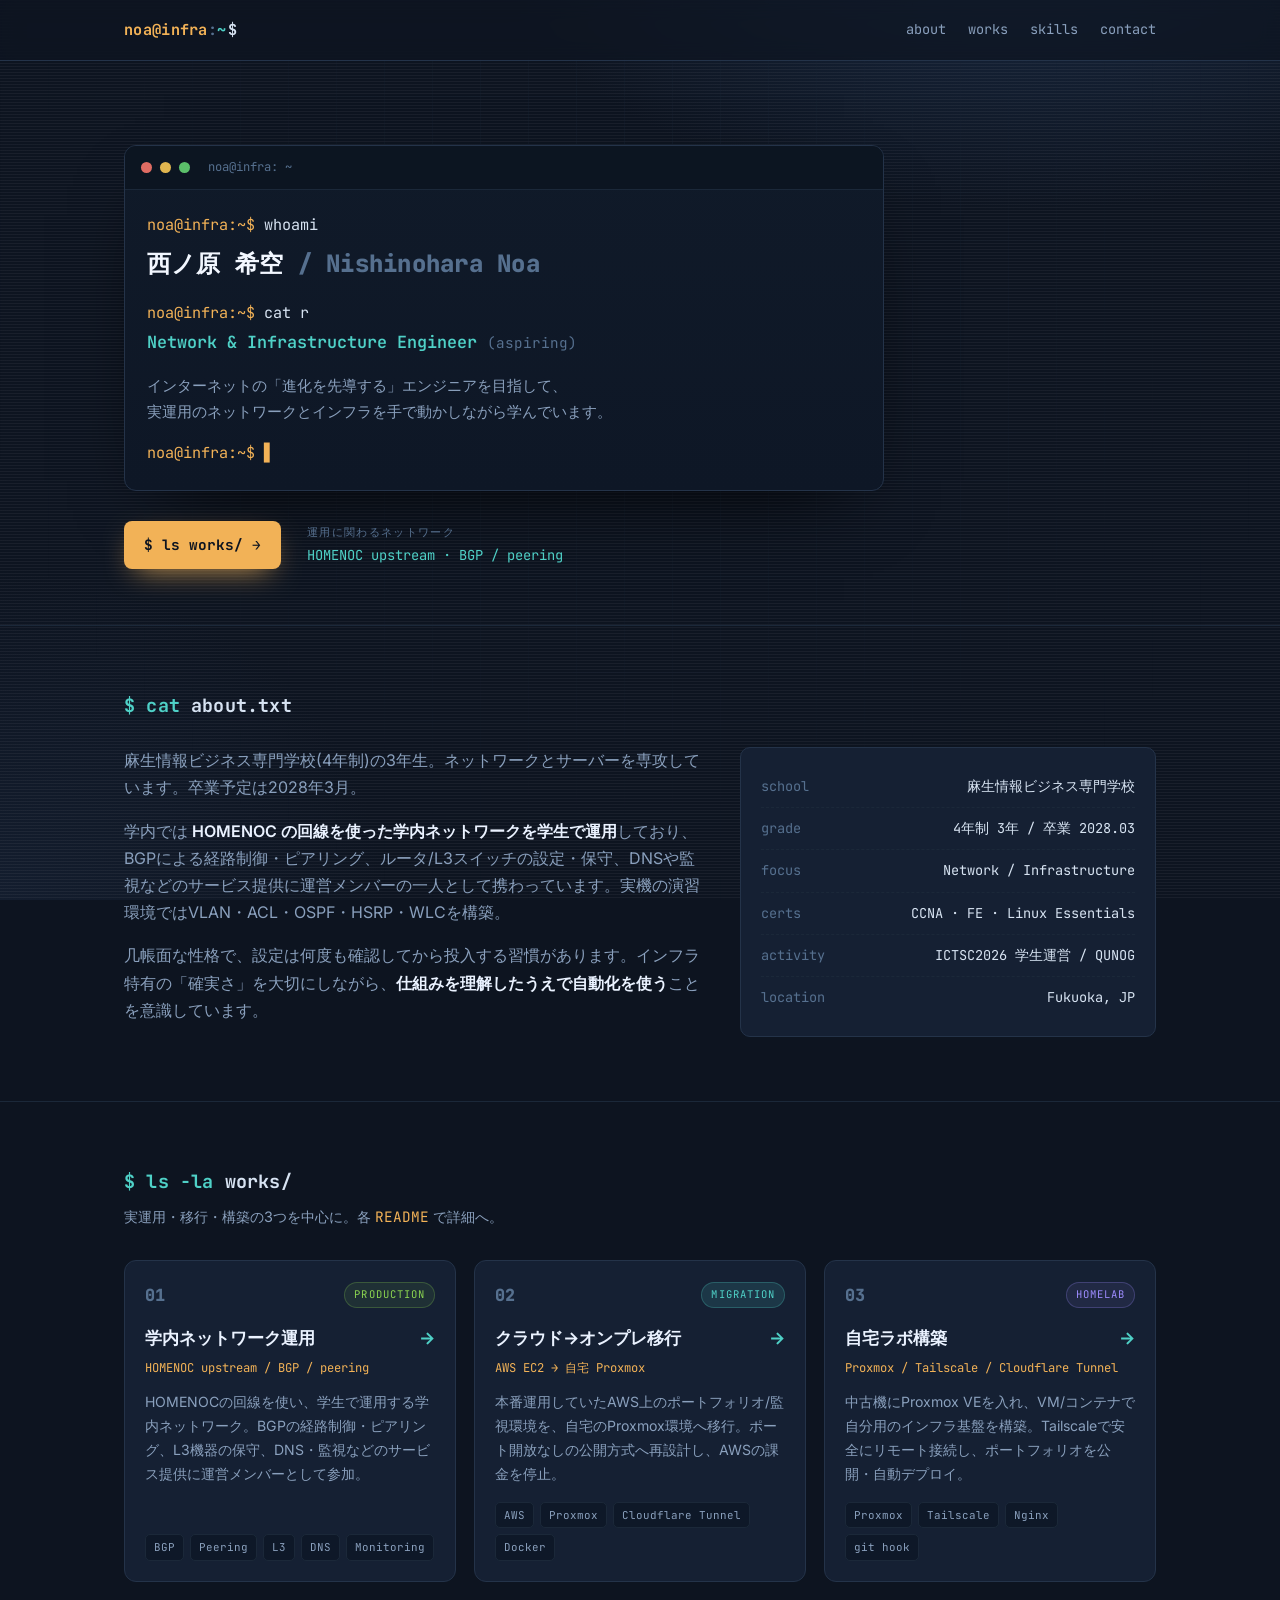
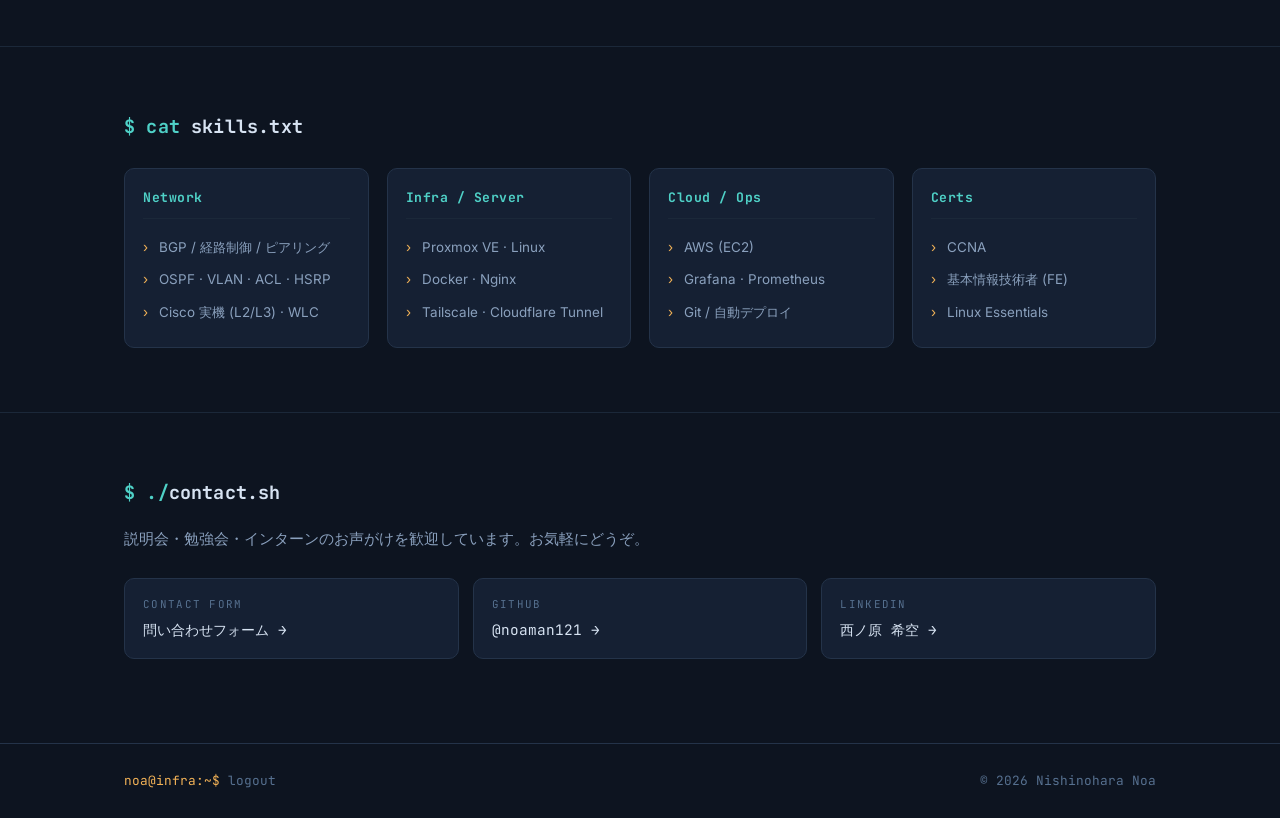
<file: index.html>
<!DOCTYPE html>
<html lang="ja">
<head>
<meta charset="UTF-8">
<meta name="viewport" content="width=device-width, initial-scale=1.0">
<title>西ノ原 希空 — Network &amp; Infra Engineer</title>
<meta name="description" content="西ノ原希空のポートフォリオ。ネットワーク・インフラエンジニア志望。HOMENOC回線を用いた学内ネットワークの実運用(BGP/ピアリング)、AWSから自宅Proxmoxへの移行、ホームラボ構築。CCNA/FE/Linux Essentials取得。">
<link rel="preconnect" href="https://fonts.googleapis.com">
<link rel="preconnect" href="https://fonts.gstatic.com" crossorigin>
<link href="https://fonts.googleapis.com/css2?family=JetBrains+Mono:wght@400;500;700;800&family=Inter:wght@400;500;600;700&display=swap" rel="stylesheet">
<link rel="stylesheet" href="style.css">
<!-- Google tag (gtag.js) -->
<script async src="https://www.googletagmanager.com/gtag/js?id=G-0H144CLMCR"></script>
<script>
  window.dataLayer = window.dataLayer || [];
  function gtag(){dataLayer.push(arguments);}
  gtag('js', new Date());

  gtag('config', 'G-0H144CLMCR');
</script>
</head>
<body>
<div class="scanline" aria-hidden="true"></div>

<header class="site-header">
  <div class="wrap header-inner">
    <a class="brand" href="/">
      <span class="brand-prompt">noa@infra</span><span class="brand-sep">:</span><span class="brand-path">~</span><span class="brand-cursor">$</span>
    </a>
    <nav class="nav">
      <a href="#about">about</a>
      <a href="#works">works</a>
      <a href="#skills">skills</a>
      <a href="#contact">contact</a>
    </nav>
  </div>
</header>

<main>
  <!-- HERO -->
  <section class="hero">
    <div class="wrap">
      <div class="term" role="img" aria-label="ターミナル風の自己紹介">
        <div class="term-bar">
          <span class="dot"></span><span class="dot"></span><span class="dot"></span>
          <span class="term-title">noa@infra: ~</span>
        </div>
        <div class="term-body">
          <p class="line"><span class="ps1">noa@infra:~$</span> <span class="typed" data-text="whoami"></span></p>
          <p class="out name">西ノ原 希空 <span class="muted">/ Nishinohara Noa</span></p>
          <p class="line"><span class="ps1">noa@infra:~$</span> <span class="typed2" data-text="cat role.txt"></span></p>
          <p class="out role">Network &amp; Infrastructure Engineer <span class="aspiring">(aspiring)</span></p>
          <p class="out tagline">インターネットの「進化を先導する」エンジニアを目指して、<br>実運用のネットワークとインフラを手で動かしながら学んでいます。</p>
          <p class="line blinkline"><span class="ps1">noa@infra:~$</span> <span class="caret">▋</span></p>
        </div>
      </div>
      <div class="hero-meta">
        <a href="#works" class="cta">$ ls works/ →</a>
        <div class="asn">
          <span class="asn-label">運用に関わるネットワーク</span>
          <span class="asn-val">HOMENOC upstream · BGP / peering</span>
        </div>
      </div>
    </div>
  </section>

  <!-- ABOUT -->
  <section id="about" class="section">
    <div class="wrap">
      <h2 class="sec-head"><span class="sec-cmd">$ cat</span> about.txt</h2>
      <div class="about-grid">
        <div class="about-text">
          <p>麻生情報ビジネス専門学校(4年制)の3年生。ネットワークとサーバーを専攻しています。卒業予定は2028年3月。</p>
          <p>学内では <strong>HOMENOC の回線を使った学内ネットワークを学生で運用</strong>しており、BGPによる経路制御・ピアリング、ルータ/L3スイッチの設定・保守、DNSや監視などのサービス提供に運営メンバーの一人として携わっています。実機の演習環境ではVLAN・ACL・OSPF・HSRP・WLCを構築。</p>
          <p>几帳面な性格で、設定は何度も確認してから投入する習慣があります。インフラ特有の「確実さ」を大切にしながら、<strong>仕組みを理解したうえで自動化を使う</strong>ことを意識しています。</p>
        </div>
        <div class="about-card">
          <div class="card-row"><span class="k">school</span><span class="v">麻生情報ビジネス専門学校</span></div>
          <div class="card-row"><span class="k">grade</span><span class="v">4年制 3年 / 卒業 2028.03</span></div>
          <div class="card-row"><span class="k">focus</span><span class="v">Network / Infrastructure</span></div>
          <div class="card-row"><span class="k">certs</span><span class="v">CCNA · FE · Linux Essentials</span></div>
          <div class="card-row"><span class="k">activity</span><span class="v">ICTSC2026 学生運営 / QUNOG</span></div>
          <div class="card-row"><span class="k">location</span><span class="v">Fukuoka, JP</span></div>
        </div>
      </div>
    </div>
  </section>

  <!-- WORKS -->
  <section id="works" class="section">
    <div class="wrap">
      <h2 class="sec-head"><span class="sec-cmd">$ ls -la</span> works/</h2>
      <p class="sec-note">実運用・移行・構築の3つを中心に。各 <span class="mono">README</span> で詳細へ。</p>

      <div class="works">
        <a class="work" href="works/asobinoc.html">
          <div class="work-top">
            <span class="work-idx">01</span>
            <span class="work-tag tag-live">production</span>
          </div>
          <h3 class="work-title">学内ネットワーク運用 <span class="arrow">→</span></h3>
          <p class="work-sub">HOMENOC upstream / BGP / peering</p>
          <p class="work-desc">HOMENOCの回線を使い、学生で運用する学内ネットワーク。BGPの経路制御・ピアリング、L3機器の保守、DNS・監視などのサービス提供に運営メンバーとして参加。</p>
          <div class="work-stack"><span>BGP</span><span>Peering</span><span>L3</span><span>DNS</span><span>Monitoring</span></div>
        </a>

        <a class="work" href="works/migration.html">
          <div class="work-top">
            <span class="work-idx">02</span>
            <span class="work-tag tag-infra">migration</span>
          </div>
          <h3 class="work-title">クラウド→オンプレ移行 <span class="arrow">→</span></h3>
          <p class="work-sub">AWS EC2 → 自宅 Proxmox</p>
          <p class="work-desc">本番運用していたAWS上のポートフォリオ/監視環境を、自宅のProxmox環境へ移行。ポート開放なしの公開方式へ再設計し、AWSの課金を停止。</p>
          <div class="work-stack"><span>AWS</span><span>Proxmox</span><span>Cloudflare Tunnel</span><span>Docker</span></div>
        </a>

        <a class="work" href="works/homelab.html">
          <div class="work-top">
            <span class="work-idx">03</span>
            <span class="work-tag tag-build">homelab</span>
          </div>
          <h3 class="work-title">自宅ラボ構築 <span class="arrow">→</span></h3>
          <p class="work-sub">Proxmox / Tailscale / Cloudflare Tunnel</p>
          <p class="work-desc">中古機にProxmox VEを入れ、VM/コンテナで自分用のインフラ基盤を構築。Tailscaleで安全にリモート接続し、ポートフォリオを公開・自動デプロイ。</p>
          <div class="work-stack"><span>Proxmox</span><span>Tailscale</span><span>Nginx</span><span>git hook</span></div>
        </a>
      </div>
    </div>
  </section>

  <!-- SKILLS -->
  <section id="skills" class="section">
    <div class="wrap">
      <h2 class="sec-head"><span class="sec-cmd">$ cat</span> skills.txt</h2>
      <div class="skills-grid">
        <div class="skill-col">
          <h4 class="skill-h">Network</h4>
          <ul>
            <li>BGP / 経路制御 / ピアリング</li>
            <li>OSPF · VLAN · ACL · HSRP</li>
            <li>Cisco 実機 (L2/L3) · WLC</li>
          </ul>
        </div>
        <div class="skill-col">
          <h4 class="skill-h">Infra / Server</h4>
          <ul>
            <li>Proxmox VE · Linux</li>
            <li>Docker · Nginx</li>
            <li>Tailscale · Cloudflare Tunnel</li>
          </ul>
        </div>
        <div class="skill-col">
          <h4 class="skill-h">Cloud / Ops</h4>
          <ul>
            <li>AWS (EC2)</li>
            <li>Grafana · Prometheus</li>
            <li>Git / 自動デプロイ</li>
          </ul>
        </div>
        <div class="skill-col">
          <h4 class="skill-h">Certs</h4>
          <ul>
            <li>CCNA</li>
            <li>基本情報技術者 (FE)</li>
            <li>Linux Essentials</li>
          </ul>
        </div>
      </div>
    </div>
  </section>

  <!-- CONTACT -->
  <section id="contact" class="section">
    <div class="wrap">
      <h2 class="sec-head"><span class="sec-cmd">$ ./</span>contact.sh</h2>
      <p class="contact-lead">説明会・勉強会・インターンのお声がけを歓迎しています。お気軽にどうぞ。</p>
      <div class="contact-links">
        <a class="clink" href="https://docs.google.com/forms/d/e/1FAIpQLSfLf1966-ZBNXzrhzg45DHcU0etfNK1nMT0y8RyME9CR3g00A/viewform" target="_blank" rel="noopener">
          <span class="clink-k">contact form</span><span class="clink-v">問い合わせフォーム →</span>
        </a>
        <a class="clink" href="https://github.com/noaman121" target="_blank" rel="noopener">
          <span class="clink-k">github</span><span class="clink-v">@noaman121 →</span>
        </a>
        <a class="clink" href="https://www.linkedin.com/in/%E5%B8%8C%E7%A9%BA-%E8%A5%BF%E3%83%8E%E5%8E%9F-354360410/" target="_blank" rel="noopener">
          <span class="clink-k">linkedin</span><span class="clink-v">西ノ原 希空 →</span>
        </a>
      </div>
    </div>
  </section>
</main>

<footer class="site-footer">
  <div class="wrap footer-inner">
    <span class="foot-prompt">noa@infra:~$ <span class="muted">logout</span></span>
    <span class="foot-copy">© 2026 Nishinohara Noa</span>
  </div>
</footer>

<script src="main.js"></script>
</body>
</html>
</file>
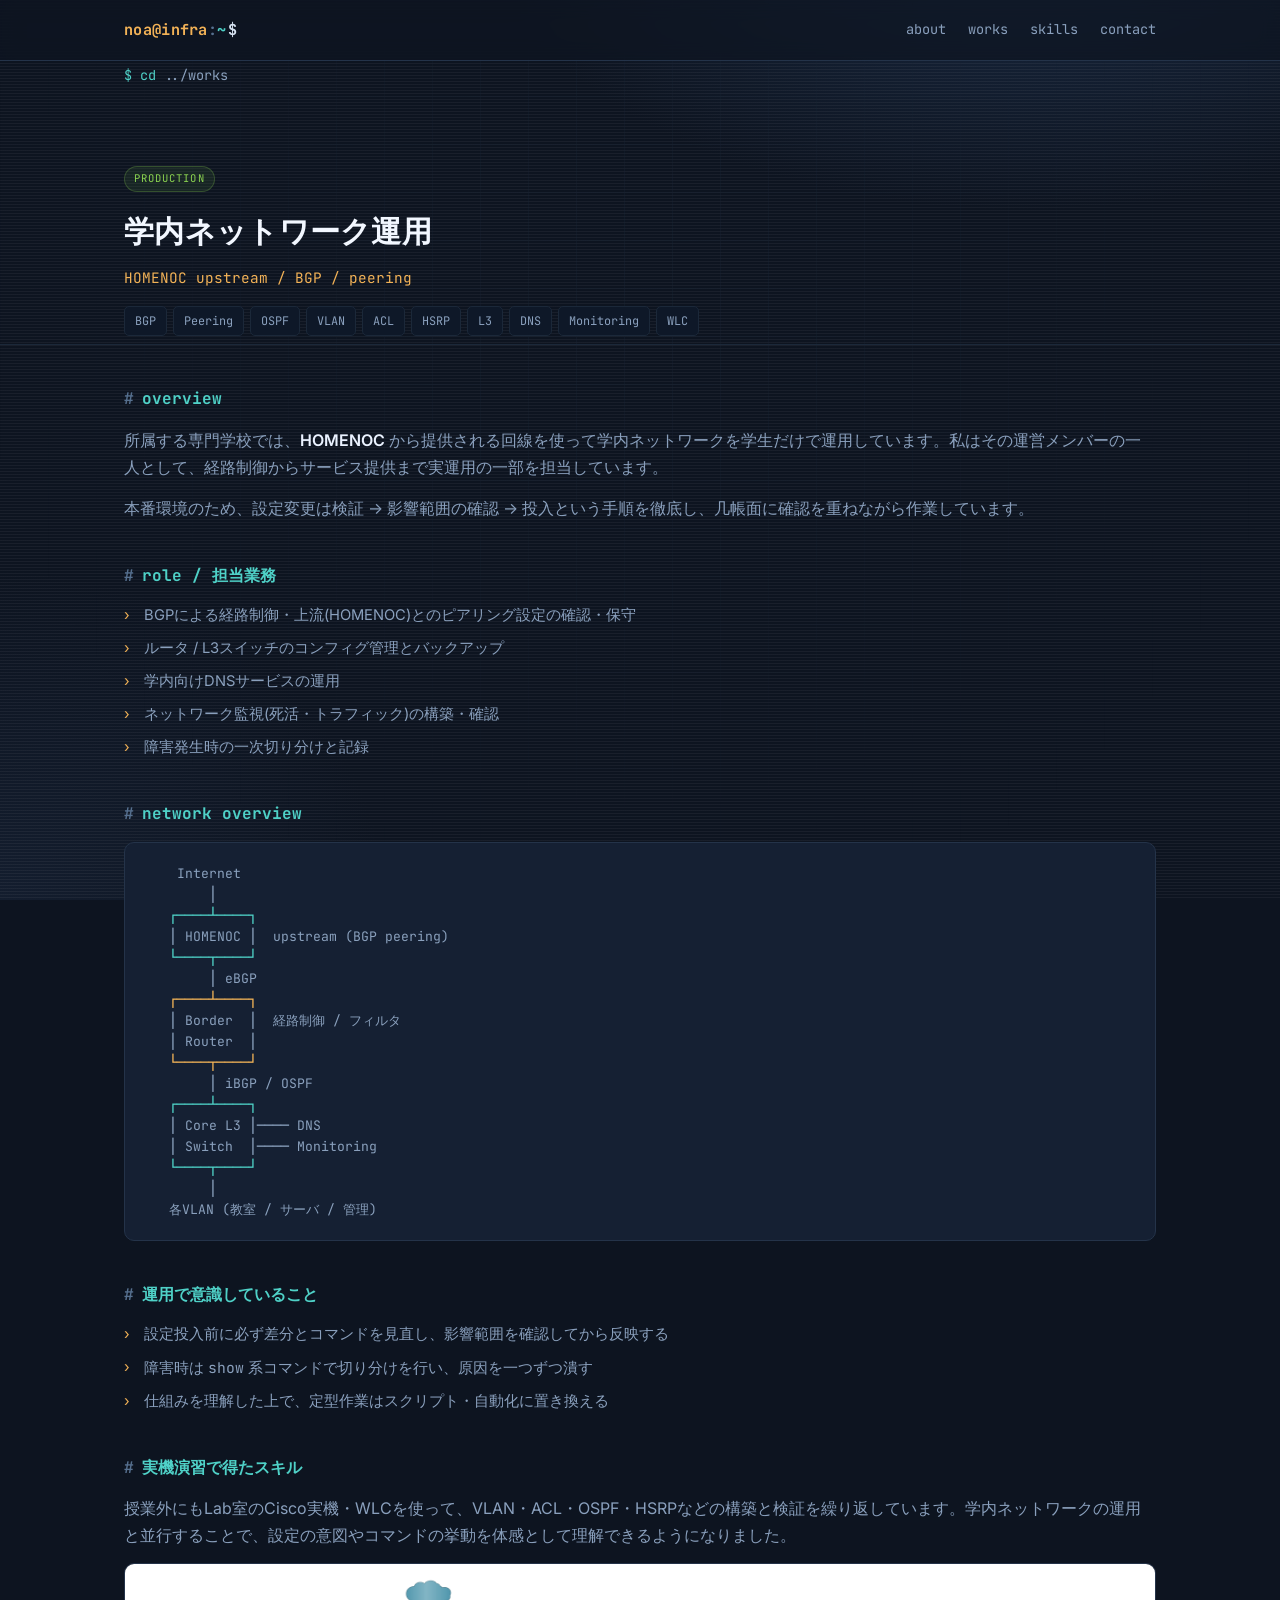
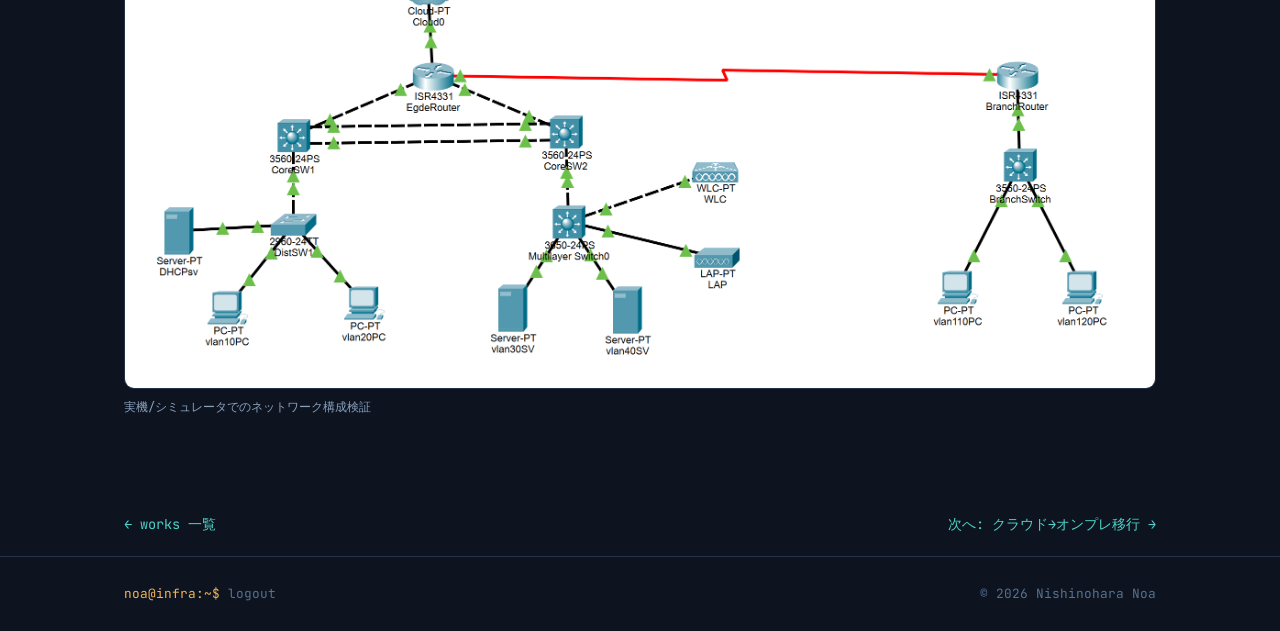
<file: works/asobinoc.html>
<!DOCTYPE html>
<html lang="ja">
<head>
<meta charset="UTF-8">
<meta name="viewport" content="width=device-width, initial-scale=1.0">
<title>学内ネットワーク運用 — HOMENOC / BGP / Peering | 西ノ原 希空</title>
<meta name="description" content="HOMENOCの回線を使い学生で運用する学内ネットワーク。BGPによる経路制御・ピアリング、L3機器の保守、DNS・監視サービスの提供に運営メンバーとして携わった経験。">
<link rel="preconnect" href="https://fonts.googleapis.com">
<link rel="preconnect" href="https://fonts.gstatic.com" crossorigin>
<link href="https://fonts.googleapis.com/css2?family=JetBrains+Mono:wght@400;500;700;800&family=Inter:wght@400;500;600;700&display=swap" rel="stylesheet">
<link rel="stylesheet" href="/style.css">
</head>
<body>
<div class="scanline" aria-hidden="true"></div>

<header class="site-header">
  <div class="wrap header-inner">
    <a class="brand" href="/">
      <span class="brand-prompt">noa@infra</span><span class="brand-sep">:</span><span class="brand-path">~</span><span class="brand-cursor">$</span>
    </a>
    <nav class="nav">
      <a href="/#about">about</a>
      <a href="/#works">works</a>
      <a href="/#skills">skills</a>
      <a href="/#contact">contact</a>
    </nav>
  </div>
</header>

<main>
  <div class="wrap">
    <a class="breadcrumb" href="/#works"><span class="sec-cmd">$ cd</span> ../works</a>
  </div>

  <section class="work-hero">
    <div class="wrap">
      <span class="work-tag tag-live">production</span>
      <h1>学内ネットワーク運用</h1>
      <p class="work-sub mono">HOMENOC upstream / BGP / peering</p>
      <div class="work-stack lg">
        <span>BGP</span><span>Peering</span><span>OSPF</span><span>VLAN</span><span>ACL</span><span>HSRP</span><span>L3</span><span>DNS</span><span>Monitoring</span><span>WLC</span>
      </div>
    </div>
  </section>

  <article class="section">
    <div class="wrap">

      <div class="work-block">
        <h2>overview</h2>
        <p>所属する専門学校では、<strong>HOMENOC</strong> から提供される回線を使って学内ネットワークを学生だけで運用しています。私はその運営メンバーの一人として、経路制御からサービス提供まで実運用の一部を担当しています。</p>
        <p>本番環境のため、設定変更は検証 → 影響範囲の確認 → 投入という手順を徹底し、几帳面に確認を重ねながら作業しています。</p>
      </div>

      <div class="work-block">
        <h2>role / 担当業務</h2>
        <ul>
          <li>BGPによる経路制御・上流(HOMENOC)とのピアリング設定の確認・保守</li>
          <li>ルータ / L3スイッチのコンフィグ管理とバックアップ</li>
          <li>学内向けDNSサービスの運用</li>
          <li>ネットワーク監視(死活・トラフィック)の構築・確認</li>
          <li>障害発生時の一次切り分けと記録</li>
        </ul>
      </div>

      <div class="work-block">
        <h2>network overview</h2>
        <div class="diagram">    Internet
        │
   <span class="hl">┌────┴────┐</span>
   │ HOMENOC │  upstream (BGP peering)
   <span class="hl">└────┬────┘</span>
        │ eBGP
   <span class="hl2">┌────┴────┐</span>
   │ Border  │  経路制御 / フィルタ
   │ Router  │
   <span class="hl2">└────┬────┘</span>
        │ iBGP / OSPF
   <span class="hl">┌────┴────┐</span>
   │ Core L3 │──── DNS
   │ Switch  │──── Monitoring
   <span class="hl">└────┬────┘</span>
        │
   各VLAN (教室 / サーバ / 管理)</div>
      </div>

      <div class="work-block">
        <h2>運用で意識していること</h2>
        <ul>
          <li>設定投入前に必ず差分とコマンドを見直し、影響範囲を確認してから反映する</li>
          <li>障害時は <span class="mono">show</span> 系コマンドで切り分けを行い、原因を一つずつ潰す</li>
          <li>仕組みを理解した上で、定型作業はスクリプト・自動化に置き換える</li>
        </ul>
      </div>

      <div class="work-block">
        <h2>実機演習で得たスキル</h2>
        <p>授業外にもLab室のCisco実機・WLCを使って、VLAN・ACL・OSPF・HSRPなどの構築と検証を繰り返しています。学内ネットワークの運用と並行することで、設定の意図やコマンドの挙動を体感として理解できるようになりました。</p>
        <img class="work-img" src="/images/packet1.png" alt="ネットワーク構成検証の様子">
        <p class="img-cap">実機/シミュレータでのネットワーク構成検証</p>
      </div>

    </div>
  </article>

  <div class="wrap">
    <div class="work-nav">
      <a href="/#works">← works 一覧</a>
      <a href="/works/migration.html">次へ: クラウド→オンプレ移行 →</a>
    </div>
  </div>
</main>

<footer class="site-footer">
  <div class="wrap footer-inner">
    <span class="foot-prompt">noa@infra:~$ <span class="muted">logout</span></span>
    <span class="foot-copy">© 2026 Nishinohara Noa</span>
  </div>
</footer>

</body>
</html>
</file>
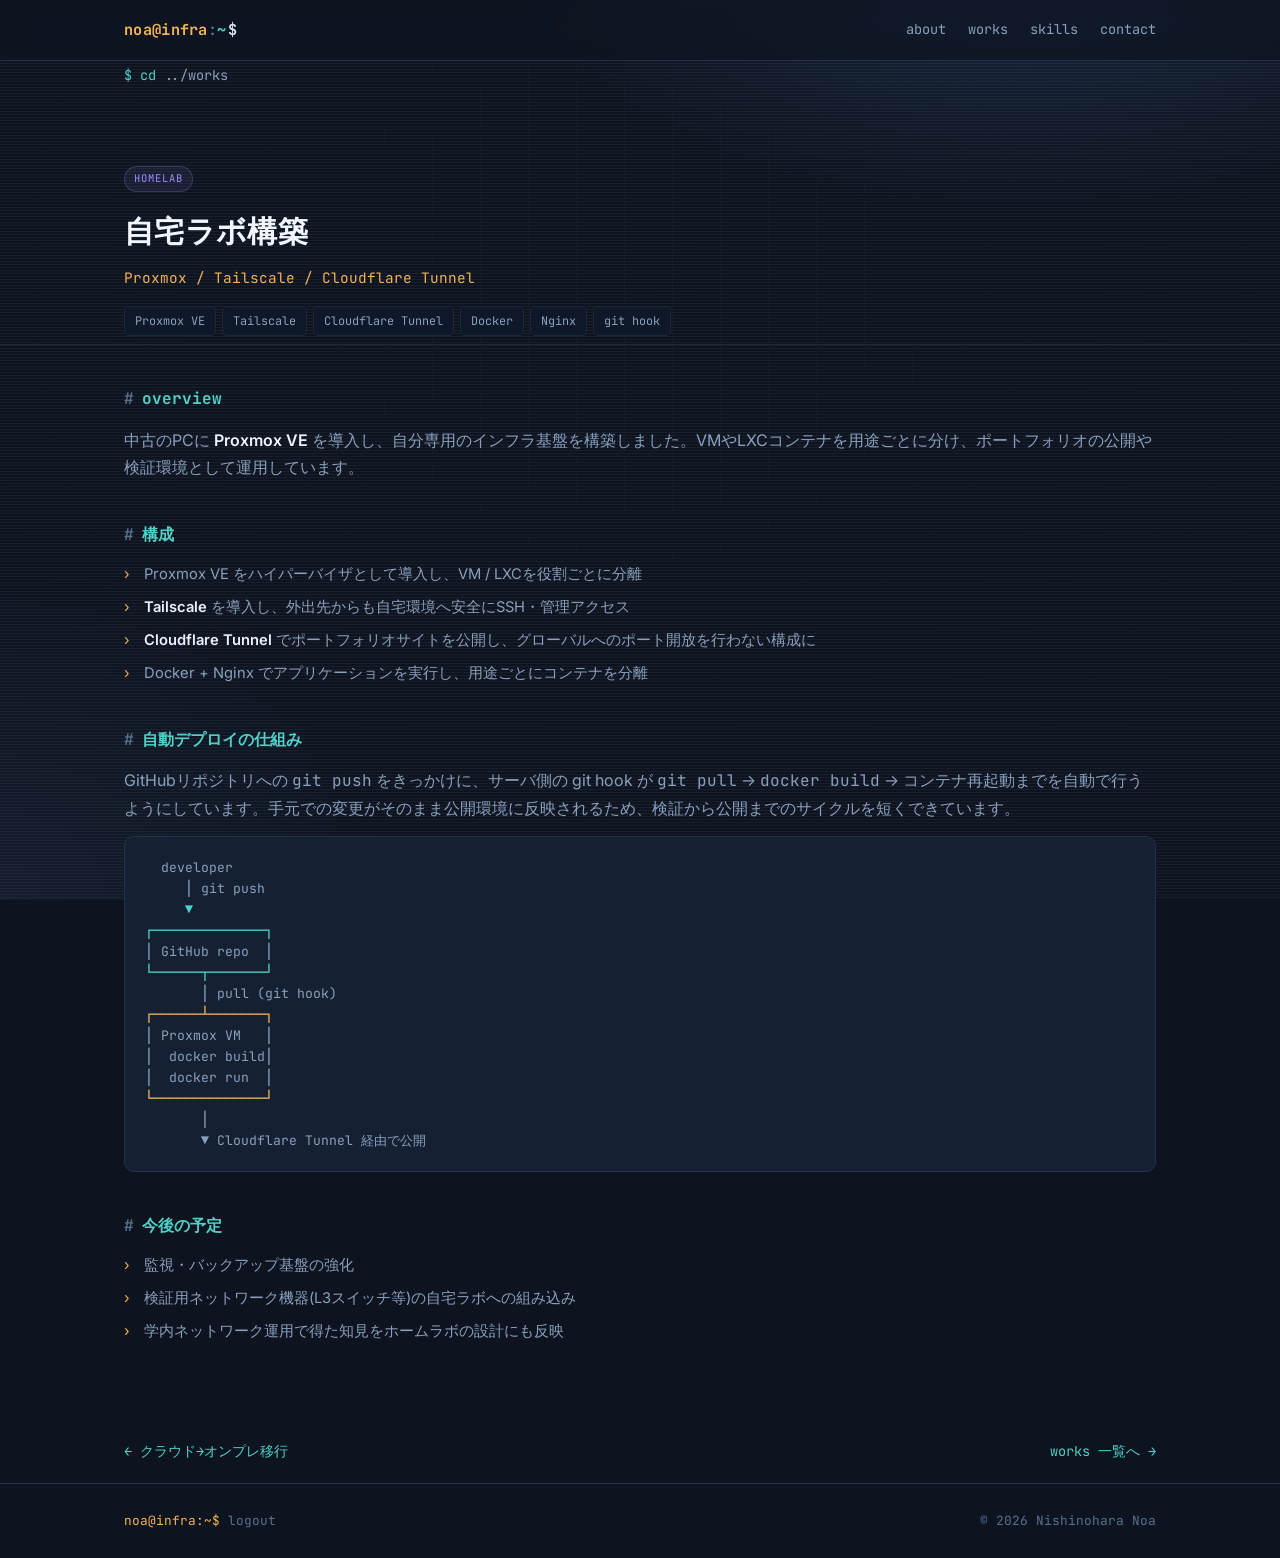
<file: works/homelab.html>
<!DOCTYPE html>
<html lang="ja">
<head>
<meta charset="UTF-8">
<meta name="viewport" content="width=device-width, initial-scale=1.0">
<title>自宅ラボ構築 — Proxmox / Tailscale / Cloudflare Tunnel | 西ノ原 希空</title>
<meta name="description" content="中古機にProxmox VEを導入し、VM/コンテナで自分用のインフラ基盤を構築。Tailscaleでの安全なリモート接続と、ポートフォリオの公開・自動デプロイの仕組み。">
<link rel="preconnect" href="https://fonts.googleapis.com">
<link rel="preconnect" href="https://fonts.gstatic.com" crossorigin>
<link href="https://fonts.googleapis.com/css2?family=JetBrains+Mono:wght@400;500;700;800&family=Inter:wght@400;500;600;700&display=swap" rel="stylesheet">
<link rel="stylesheet" href="/style.css">
</head>
<body>
<div class="scanline" aria-hidden="true"></div>

<header class="site-header">
  <div class="wrap header-inner">
    <a class="brand" href="/">
      <span class="brand-prompt">noa@infra</span><span class="brand-sep">:</span><span class="brand-path">~</span><span class="brand-cursor">$</span>
    </a>
    <nav class="nav">
      <a href="/#about">about</a>
      <a href="/#works">works</a>
      <a href="/#skills">skills</a>
      <a href="/#contact">contact</a>
    </nav>
  </div>
</header>

<main>
  <div class="wrap">
    <a class="breadcrumb" href="/#works"><span class="sec-cmd">$ cd</span> ../works</a>
  </div>

  <section class="work-hero">
    <div class="wrap">
      <span class="work-tag tag-build">homelab</span>
      <h1>自宅ラボ構築</h1>
      <p class="work-sub mono">Proxmox / Tailscale / Cloudflare Tunnel</p>
      <div class="work-stack lg">
        <span>Proxmox VE</span><span>Tailscale</span><span>Cloudflare Tunnel</span><span>Docker</span><span>Nginx</span><span>git hook</span>
      </div>
    </div>
  </section>

  <article class="section">
    <div class="wrap">

      <div class="work-block">
        <h2>overview</h2>
        <p>中古のPCに <strong>Proxmox VE</strong> を導入し、自分専用のインフラ基盤を構築しました。VMやLXCコンテナを用途ごとに分け、ポートフォリオの公開や検証環境として運用しています。</p>
      </div>

      <div class="work-block">
        <h2>構成</h2>
        <ul>
          <li>Proxmox VE をハイパーバイザとして導入し、VM / LXCを役割ごとに分離</li>
          <li><strong>Tailscale</strong> を導入し、外出先からも自宅環境へ安全にSSH・管理アクセス</li>
          <li><strong>Cloudflare Tunnel</strong> でポートフォリオサイトを公開し、グローバルへのポート開放を行わない構成に</li>
          <li>Docker + Nginx でアプリケーションを実行し、用途ごとにコンテナを分離</li>
        </ul>
      </div>

      <div class="work-block">
        <h2>自動デプロイの仕組み</h2>
        <p>GitHubリポジトリへの <span class="mono">git push</span> をきっかけに、サーバ側の git hook が <span class="mono">git pull</span> → <span class="mono">docker build</span> → コンテナ再起動までを自動で行うようにしています。手元での変更がそのまま公開環境に反映されるため、検証から公開までのサイクルを短くできています。</p>
        <div class="diagram">  developer
     │ git push
     <span class="hl">▼</span>
<span class="hl">┌──────────────┐</span>
│ GitHub repo  │
<span class="hl">└──────┬───────┘</span>
       │ pull (git hook)
<span class="hl2">┌──────┴───────┐</span>
│ Proxmox VM   │
│  docker build│
│  docker run  │
<span class="hl2">└──────────────┘</span>
       │
       ▼ Cloudflare Tunnel 経由で公開</div>
      </div>

      <div class="work-block">
        <h2>今後の予定</h2>
        <ul>
          <li>監視・バックアップ基盤の強化</li>
          <li>検証用ネットワーク機器(L3スイッチ等)の自宅ラボへの組み込み</li>
          <li>学内ネットワーク運用で得た知見をホームラボの設計にも反映</li>
        </ul>
      </div>

    </div>
  </article>

  <div class="wrap">
    <div class="work-nav">
      <a href="/works/migration.html">← クラウド→オンプレ移行</a>
      <a href="/#works">works 一覧へ →</a>
    </div>
  </div>
</main>

<footer class="site-footer">
  <div class="wrap footer-inner">
    <span class="foot-prompt">noa@infra:~$ <span class="muted">logout</span></span>
    <span class="foot-copy">© 2026 Nishinohara Noa</span>
  </div>
</footer>

</body>
</html>
</file>
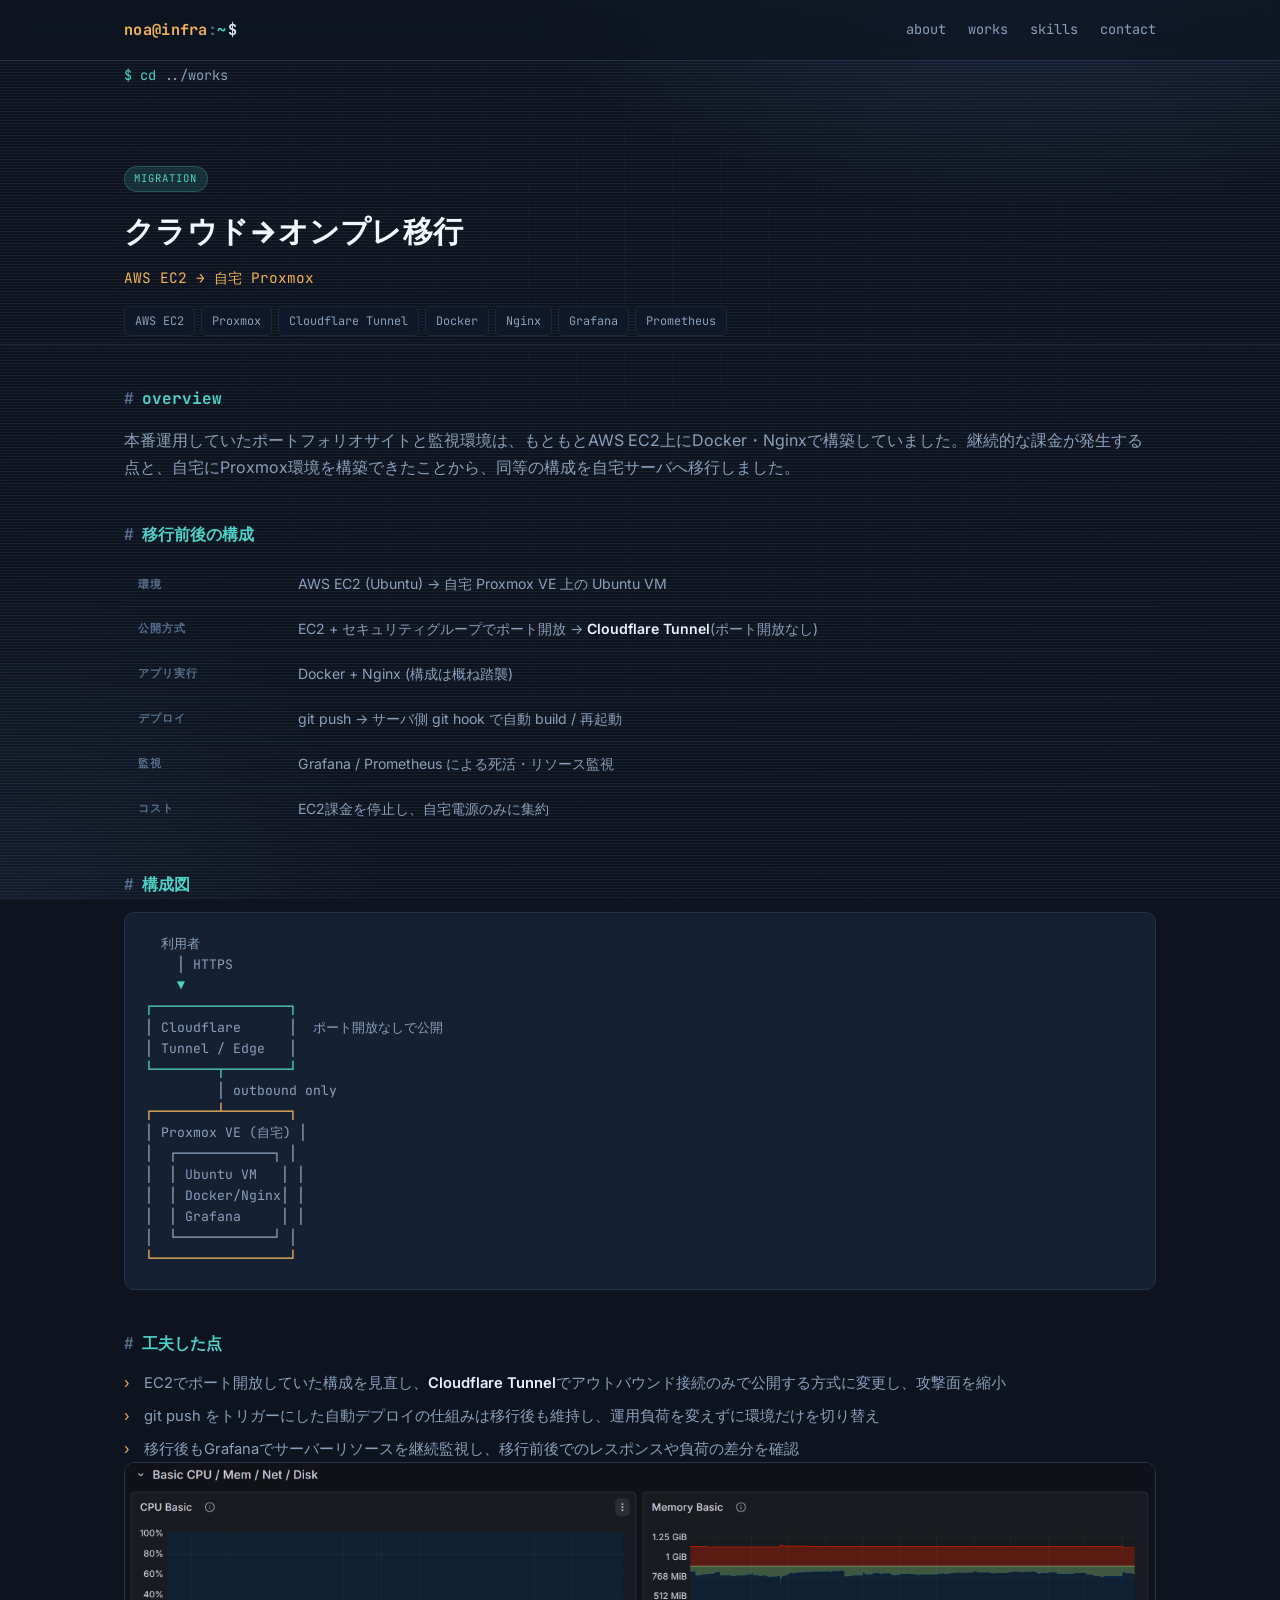
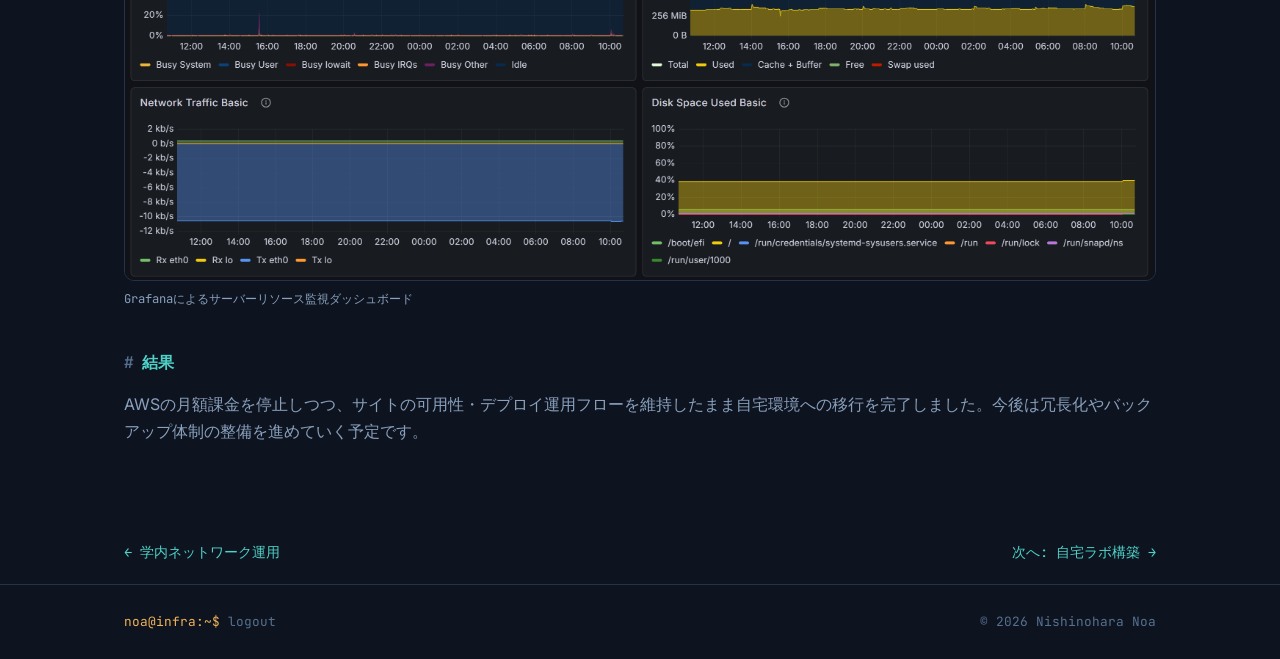
<file: works/migration.html>
<!DOCTYPE html>
<html lang="ja">
<head>
<meta charset="UTF-8">
<meta name="viewport" content="width=device-width, initial-scale=1.0">
<title>クラウド→オンプレ移行 — AWS EC2 → 自宅 Proxmox | 西ノ原 希空</title>
<meta name="description" content="本番運用していたAWS EC2上のポートフォリオ・監視環境を自宅Proxmoxへ移行。ポート開放なしの公開方式へ再設計し、AWSの課金を停止した取り組み。">
<link rel="preconnect" href="https://fonts.googleapis.com">
<link rel="preconnect" href="https://fonts.gstatic.com" crossorigin>
<link href="https://fonts.googleapis.com/css2?family=JetBrains+Mono:wght@400;500;700;800&family=Inter:wght@400;500;600;700&display=swap" rel="stylesheet">
<link rel="stylesheet" href="/style.css">
</head>
<body>
<div class="scanline" aria-hidden="true"></div>

<header class="site-header">
  <div class="wrap header-inner">
    <a class="brand" href="/">
      <span class="brand-prompt">noa@infra</span><span class="brand-sep">:</span><span class="brand-path">~</span><span class="brand-cursor">$</span>
    </a>
    <nav class="nav">
      <a href="/#about">about</a>
      <a href="/#works">works</a>
      <a href="/#skills">skills</a>
      <a href="/#contact">contact</a>
    </nav>
  </div>
</header>

<main>
  <div class="wrap">
    <a class="breadcrumb" href="/#works"><span class="sec-cmd">$ cd</span> ../works</a>
  </div>

  <section class="work-hero">
    <div class="wrap">
      <span class="work-tag tag-infra">migration</span>
      <h1>クラウド→オンプレ移行</h1>
      <p class="work-sub mono">AWS EC2 → 自宅 Proxmox</p>
      <div class="work-stack lg">
        <span>AWS EC2</span><span>Proxmox</span><span>Cloudflare Tunnel</span><span>Docker</span><span>Nginx</span><span>Grafana</span><span>Prometheus</span>
      </div>
    </div>
  </section>

  <article class="section">
    <div class="wrap">

      <div class="work-block">
        <h2>overview</h2>
        <p>本番運用していたポートフォリオサイトと監視環境は、もともとAWS EC2上にDocker・Nginxで構築していました。継続的な課金が発生する点と、自宅にProxmox環境を構築できたことから、同等の構成を自宅サーバへ移行しました。</p>
      </div>

      <div class="work-block">
        <h2>移行前後の構成</h2>
        <table class="kv-table">
          <tr><th>環境</th><td>AWS EC2 (Ubuntu) → 自宅 Proxmox VE 上の Ubuntu VM</td></tr>
          <tr><th>公開方式</th><td>EC2 + セキュリティグループでポート開放 → <strong>Cloudflare Tunnel</strong>(ポート開放なし)</td></tr>
          <tr><th>アプリ実行</th><td>Docker + Nginx (構成は概ね踏襲)</td></tr>
          <tr><th>デプロイ</th><td>git push → サーバ側 git hook で自動 build / 再起動</td></tr>
          <tr><th>監視</th><td>Grafana / Prometheus による死活・リソース監視</td></tr>
          <tr><th>コスト</th><td>EC2課金を停止し、自宅電源のみに集約</td></tr>
        </table>
      </div>

      <div class="work-block">
        <h2>構成図</h2>
        <div class="diagram">  利用者
    │ HTTPS
    <span class="hl">▼</span>
<span class="hl">┌─────────────────┐</span>
│ Cloudflare      │  ポート開放なしで公開
│ Tunnel / Edge   │
<span class="hl">└────────┬────────┘</span>
         │ outbound only
<span class="hl2">┌────────┴────────┐</span>
│ Proxmox VE (自宅) │
│  ┌────────────┐ │
│  │ Ubuntu VM   │ │
│  │ Docker/Nginx│ │
│  │ Grafana     │ │
│  └────────────┘ │
<span class="hl2">└─────────────────┘</span></div>
      </div>

      <div class="work-block">
        <h2>工夫した点</h2>
        <ul>
          <li>EC2でポート開放していた構成を見直し、<strong>Cloudflare Tunnel</strong>でアウトバウンド接続のみで公開する方式に変更し、攻撃面を縮小</li>
          <li>git push をトリガーにした自動デプロイの仕組みは移行後も維持し、運用負荷を変えずに環境だけを切り替え</li>
          <li>移行後もGrafanaでサーバーリソースを継続監視し、移行前後でのレスポンスや負荷の差分を確認</li>
        </ul>
        <img class="work-img" src="/images/grafana.png" alt="Grafanaによるサーバーリソース監視ダッシュボード">
        <p class="img-cap">Grafanaによるサーバーリソース監視ダッシュボード</p>
      </div>

      <div class="work-block">
        <h2>結果</h2>
        <p>AWSの月額課金を停止しつつ、サイトの可用性・デプロイ運用フローを維持したまま自宅環境への移行を完了しました。今後は冗長化やバックアップ体制の整備を進めていく予定です。</p>
      </div>

    </div>
  </article>

  <div class="wrap">
    <div class="work-nav">
      <a href="/works/asobinoc.html">← 学内ネットワーク運用</a>
      <a href="/works/homelab.html">次へ: 自宅ラボ構築 →</a>
    </div>
  </div>
</main>

<footer class="site-footer">
  <div class="wrap footer-inner">
    <span class="foot-prompt">noa@infra:~$ <span class="muted">logout</span></span>
    <span class="foot-copy">© 2026 Nishinohara Noa</span>
  </div>
</footer>

</body>
</html>
</file>
<file: style.css>
/* =========================================================
   西ノ原 希空 — Portfolio
   Theme: NOC console — deep navy base, amber + cyan accents
   ========================================================= */

:root{
  --bg:        #0d1420;   /* deep navy, not pure black */
  --bg-2:      #111b2b;
  --panel:     #16223550;
  --panel-solid:#152033;
  --line:      #243349;
  --line-soft: #1b2839;
  --ink:       #d7e3f2;   /* primary text */
  --ink-dim:   #8aa0bd;   /* secondary */
  --ink-faint: #56708f;   /* faint */
  --amber:     #f2b257;   /* prompt / hostname accent */
  --amber-soft:#f2b25722;
  --cyan:      #4fd1c7;   /* link / cmd accent */
  --cyan-soft: #4fd1c722;
  --green:     #8bd450;   /* status: live */
  --violet:    #9d8cff;   /* status: build */
  --maxw: 1080px;
  --mono: "JetBrains Mono", ui-monospace, "SFMono-Regular", Menlo, monospace;
  --sans: "Inter", system-ui, -apple-system, "Hiragino Kaku Gothic ProN", "Noto Sans JP", sans-serif;
}

*{box-sizing:border-box;margin:0;padding:0}
html{scroll-behavior:smooth}
body{
  background:var(--bg);
  color:var(--ink);
  font-family:var(--sans);
  font-size:16px;
  line-height:1.7;
  -webkit-font-smoothing:antialiased;
  overflow-x:hidden;
}
/* subtle grid + glow backdrop */
body::before{
  content:"";position:fixed;inset:0;z-index:-2;
  background:
    radial-gradient(900px 500px at 80% -10%, #1a2b45 0%, transparent 60%),
    radial-gradient(700px 600px at 0% 100%, #131d2e 0%, transparent 55%),
    var(--bg);
}
body::after{
  content:"";position:fixed;inset:0;z-index:-1;opacity:.35;
  background-image:
    linear-gradient(var(--line-soft) 1px, transparent 1px),
    linear-gradient(90deg, var(--line-soft) 1px, transparent 1px);
  background-size:48px 48px;
  -webkit-mask-image:radial-gradient(circle at 50% 30%, #000 0%, transparent 75%);
          mask-image:radial-gradient(circle at 50% 30%, #000 0%, transparent 75%);
}
.scanline{
  position:fixed;inset:0;z-index:-1;pointer-events:none;opacity:.05;
  background:repeating-linear-gradient(180deg, #fff 0 1px, transparent 1px 3px);
}

.wrap{max-width:var(--maxw);margin:0 auto;padding:0 24px}
.mono{font-family:var(--mono)}
.muted{color:var(--ink-faint)}
strong{color:#eaf2ff;font-weight:600}
a{color:inherit;text-decoration:none}

/* ---------- header ---------- */
.site-header{
  position:sticky;top:0;z-index:50;
  background:rgba(13,20,32,.72);
  backdrop-filter:blur(10px);
  border-bottom:1px solid var(--line);
}
.header-inner{display:flex;align-items:center;justify-content:space-between;height:60px}
.brand{font-family:var(--mono);font-weight:700;font-size:.95rem;letter-spacing:.02em}
.brand-prompt{color:var(--amber)}
.brand-sep{color:var(--ink-faint)}
.brand-path{color:var(--cyan)}
.brand-cursor{color:var(--ink);margin-left:2px}
.nav{display:flex;gap:22px;font-family:var(--mono);font-size:.85rem}
.nav a{color:var(--ink-dim);position:relative;padding:4px 0;transition:color .18s}
.nav a::after{content:"";position:absolute;left:0;bottom:0;width:0;height:1.5px;background:var(--cyan);transition:width .22s}
.nav a:hover{color:var(--ink)}
.nav a:hover::after{width:100%}

/* ---------- hero ---------- */
.hero{padding:84px 0 56px}
.term{
  background:linear-gradient(180deg,#101a29,#0e1726);
  border:1px solid var(--line);
  border-radius:12px;
  box-shadow:0 30px 80px -40px #000, inset 0 1px 0 #ffffff0a;
  overflow:hidden;
  max-width:760px;
}
.term-bar{
  display:flex;align-items:center;gap:8px;
  padding:11px 16px;border-bottom:1px solid var(--line-soft);
  background:#0c1521;
}
.term-bar .dot{width:11px;height:11px;border-radius:50%;background:#2a3a52}
.term-bar .dot:nth-child(1){background:#e06c63}
.term-bar .dot:nth-child(2){background:#e0b54f}
.term-bar .dot:nth-child(3){background:#5bbf6a}
.term-title{margin-left:10px;font-family:var(--mono);font-size:.76rem;color:var(--ink-faint)}
.term-body{padding:22px 22px 24px;font-family:var(--mono);font-size:.95rem}
.term-body .line{color:var(--ink);white-space:pre-wrap}
.ps1{color:var(--amber)}
.typed,.typed2{color:var(--ink)}
.out{margin:2px 0 16px;font-family:var(--mono)}
.out.name{font-size:1.5rem;font-weight:800;color:#f2f7ff;margin-top:6px;letter-spacing:.01em}
.out.role{font-size:1.05rem;color:var(--cyan);font-weight:600}
.out.role .aspiring{color:var(--ink-faint);font-weight:400;font-size:.85em}
.out.tagline{font-family:var(--sans);color:var(--ink-dim);font-size:.92rem;line-height:1.8;margin-bottom:14px}
.blinkline{margin-top:4px}
.caret{color:var(--amber);animation:blink 1.05s steps(1) infinite}
@keyframes blink{50%{opacity:0}}

.hero-meta{display:flex;align-items:center;gap:26px;margin-top:30px;flex-wrap:wrap}
.cta{
  font-family:var(--mono);font-weight:700;font-size:.9rem;
  color:var(--bg);background:var(--amber);
  padding:12px 20px;border-radius:8px;
  transition:transform .15s, box-shadow .15s;
  box-shadow:0 10px 30px -12px var(--amber);
}
.cta:hover{transform:translateY(-2px);box-shadow:0 16px 36px -12px var(--amber)}
.asn{display:flex;flex-direction:column;gap:2px;font-family:var(--mono)}
.asn-label{font-size:.7rem;text-transform:uppercase;letter-spacing:.12em;color:var(--ink-faint)}
.asn-val{font-size:.86rem;color:var(--cyan)}

/* ---------- sections ---------- */
.section{padding:64px 0;border-top:1px solid var(--line-soft)}
.sec-head{
  font-family:var(--mono);font-size:1.15rem;font-weight:700;
  color:var(--ink);margin-bottom:8px;letter-spacing:.01em;
}
.sec-cmd{color:var(--cyan)}
.sec-note{color:var(--ink-dim);font-size:.9rem;margin-bottom:30px}
.sec-note .mono{color:var(--amber)}

/* ---------- about ---------- */
.about-grid{display:grid;grid-template-columns:1.4fr 1fr;gap:34px;margin-top:26px}
.about-text p{margin-bottom:16px;color:var(--ink-dim)}
.about-text p:last-child{margin-bottom:0}
.about-card{
  background:var(--panel-solid);border:1px solid var(--line);
  border-radius:10px;padding:18px 20px;align-self:start;
  font-family:var(--mono);font-size:.85rem;
}
.card-row{display:flex;justify-content:space-between;gap:14px;padding:9px 0;border-bottom:1px dashed var(--line-soft)}
.card-row:last-child{border-bottom:none}
.card-row .k{color:var(--ink-faint)}
.card-row .v{color:var(--ink);text-align:right}

/* ---------- works ---------- */
.works{display:grid;grid-template-columns:repeat(3,1fr);gap:18px}
.work{
  display:flex;flex-direction:column;
  background:var(--panel-solid);
  border:1px solid var(--line);
  border-radius:12px;padding:20px;
  transition:transform .18s, border-color .18s, box-shadow .18s;
  position:relative;overflow:hidden;
}
.work::before{
  content:"";position:absolute;left:0;top:0;width:100%;height:2px;
  background:linear-gradient(90deg,var(--cyan),transparent);
  transform:scaleX(0);transform-origin:left;transition:transform .28s;
}
.work:hover{transform:translateY(-4px);border-color:#33506e;box-shadow:0 24px 50px -30px #000}
.work:hover::before{transform:scaleX(1)}
.work-top{display:flex;justify-content:space-between;align-items:center;margin-bottom:14px}
.work-idx{font-family:var(--mono);font-size:1.05rem;font-weight:800;color:var(--ink-faint)}
.work-tag{font-family:var(--mono);font-size:.66rem;text-transform:uppercase;letter-spacing:.1em;padding:3px 9px;border-radius:20px}
.tag-live{color:var(--green);background:#8bd45016;border:1px solid #8bd45040}
.tag-infra{color:var(--cyan);background:var(--cyan-soft);border:1px solid #4fd1c740}
.tag-build{color:var(--violet);background:#9d8cff16;border:1px solid #9d8cff40}
.work-title{font-size:1.08rem;font-weight:700;color:#eaf2ff;margin-bottom:5px;display:flex;justify-content:space-between;align-items:center}
.work-title .arrow{color:var(--cyan);transition:transform .18s}
.work:hover .work-title .arrow{transform:translateX(4px)}
.work-sub{font-family:var(--mono);font-size:.76rem;color:var(--amber);margin-bottom:12px}
.work-desc{font-size:.88rem;color:var(--ink-dim);line-height:1.7;flex:1}
.work-stack{display:flex;flex-wrap:wrap;gap:6px;margin-top:16px}
.work-stack span{font-family:var(--mono);font-size:.68rem;color:var(--ink-dim);background:#0e1828;border:1px solid var(--line-soft);padding:3px 8px;border-radius:5px}

/* ---------- skills ---------- */
.skills-grid{display:grid;grid-template-columns:repeat(4,1fr);gap:18px;margin-top:26px}
.skill-col{background:var(--panel-solid);border:1px solid var(--line);border-radius:10px;padding:18px}
.skill-h{font-family:var(--mono);font-size:.82rem;color:var(--cyan);margin-bottom:12px;padding-bottom:8px;border-bottom:1px solid var(--line-soft);letter-spacing:.04em}
.skill-col ul{list-style:none}
.skill-col li{font-size:.84rem;color:var(--ink-dim);padding:5px 0;padding-left:16px;position:relative}
.skill-col li::before{content:"›";position:absolute;left:0;color:var(--amber)}

/* ---------- contact ---------- */
.contact-lead{color:var(--ink-dim);margin:18px 0 26px;font-size:.95rem}
.contact-links{display:grid;grid-template-columns:repeat(3,1fr);gap:14px}
.clink{
  display:flex;flex-direction:column;gap:4px;
  background:var(--panel-solid);border:1px solid var(--line);
  border-radius:10px;padding:16px 18px;font-family:var(--mono);
  transition:border-color .18s, transform .18s, background .18s;
}
.clink:hover{border-color:var(--cyan);transform:translateY(-3px);background:#16273b}
.clink-k{font-size:.68rem;text-transform:uppercase;letter-spacing:.12em;color:var(--ink-faint)}
.clink-v{font-size:.9rem;color:var(--ink)}

/* ---------- footer ---------- */
.site-footer{border-top:1px solid var(--line);padding:26px 0;margin-top:20px}
.footer-inner{display:flex;justify-content:space-between;align-items:center;font-family:var(--mono);font-size:.8rem}
.foot-prompt{color:var(--amber)}
.foot-copy{color:var(--ink-faint)}

/* ---------- responsive ---------- */
@media (max-width:880px){
  .about-grid{grid-template-columns:1fr}
  .works{grid-template-columns:1fr}
  .skills-grid{grid-template-columns:repeat(2,1fr)}
  .contact-links{grid-template-columns:1fr}
}
@media (max-width:560px){
  .nav{gap:14px;font-size:.78rem}
  .hero{padding:52px 0 40px}
  .term-body{font-size:.84rem;padding:18px}
  .out.name{font-size:1.25rem}
  .skills-grid{grid-template-columns:1fr}
  .header-inner{height:54px}
}
@media (prefers-reduced-motion:reduce){
  *{animation:none!important;transition:none!important;scroll-behavior:auto!important}
}

/* =========================================================
   Work detail pages (works/*.html)
   ========================================================= */
.breadcrumb{
  display:inline-flex;align-items:center;gap:8px;
  font-family:var(--mono);font-size:.85rem;color:var(--ink-dim);
  margin-bottom:28px;transition:color .18s;
}
.breadcrumb:hover{color:var(--cyan)}
.breadcrumb .sec-cmd{color:var(--cyan)}

.work-hero{padding:48px 0 8px}
.work-hero .work-tag{display:inline-block;margin-bottom:14px}
.work-hero h1{
  font-size:1.9rem;font-weight:800;color:#f2f7ff;
  margin-bottom:8px;letter-spacing:.01em;
}
.work-hero .work-sub{font-size:.9rem;margin-bottom:0}

.work-stack.lg span{font-size:.74rem;padding:4px 10px}

article.section{padding-top:40px}
.work-block{margin-bottom:40px}
.work-block:last-child{margin-bottom:0}
.work-block h2{
  font-family:var(--mono);font-size:1rem;color:var(--cyan);
  margin-bottom:14px;display:flex;align-items:center;gap:8px;
}
.work-block h2::before{content:"#";color:var(--ink-faint)}
.work-block p{color:var(--ink-dim);margin-bottom:14px}
.work-block p:last-child{margin-bottom:0}
.work-block ul{list-style:none;display:flex;flex-direction:column;gap:8px}
.work-block li{
  color:var(--ink-dim);font-size:.92rem;padding-left:20px;position:relative;
}
.work-block li::before{content:"›";position:absolute;left:0;color:var(--amber)}

.diagram{
  background:var(--panel-solid);border:1px solid var(--line);
  border-radius:10px;padding:20px;font-family:var(--mono);
  font-size:.82rem;color:var(--ink-dim);overflow-x:auto;
  white-space:pre;line-height:1.6;
}
.diagram .hl{color:var(--cyan)}
.diagram .hl2{color:var(--amber)}

.work-img{
  width:100%;border-radius:10px;border:1px solid var(--line);
  display:block;margin:0 0 8px;
}
.img-cap{font-family:var(--mono);font-size:.76rem;color:var(--ink-faint);margin-top:0}

.kv-table{width:100%;border-collapse:collapse;font-size:.88rem}
.kv-table th,.kv-table td{
  text-align:left;padding:10px 14px;border-bottom:1px solid var(--line-soft);
  color:var(--ink-dim);
}
.kv-table th{
  font-family:var(--mono);font-size:.7rem;text-transform:uppercase;
  letter-spacing:.1em;color:var(--ink-faint);width:160px;
}
.kv-table tr:last-child td,.kv-table tr:last-child th{border-bottom:none}

.work-nav{
  display:flex;justify-content:space-between;gap:16px;
  padding:32px 0 0;font-family:var(--mono);font-size:.85rem;
}
.work-nav a{color:var(--cyan);transition:opacity .18s}
.work-nav a:hover{opacity:.7}
</file>
